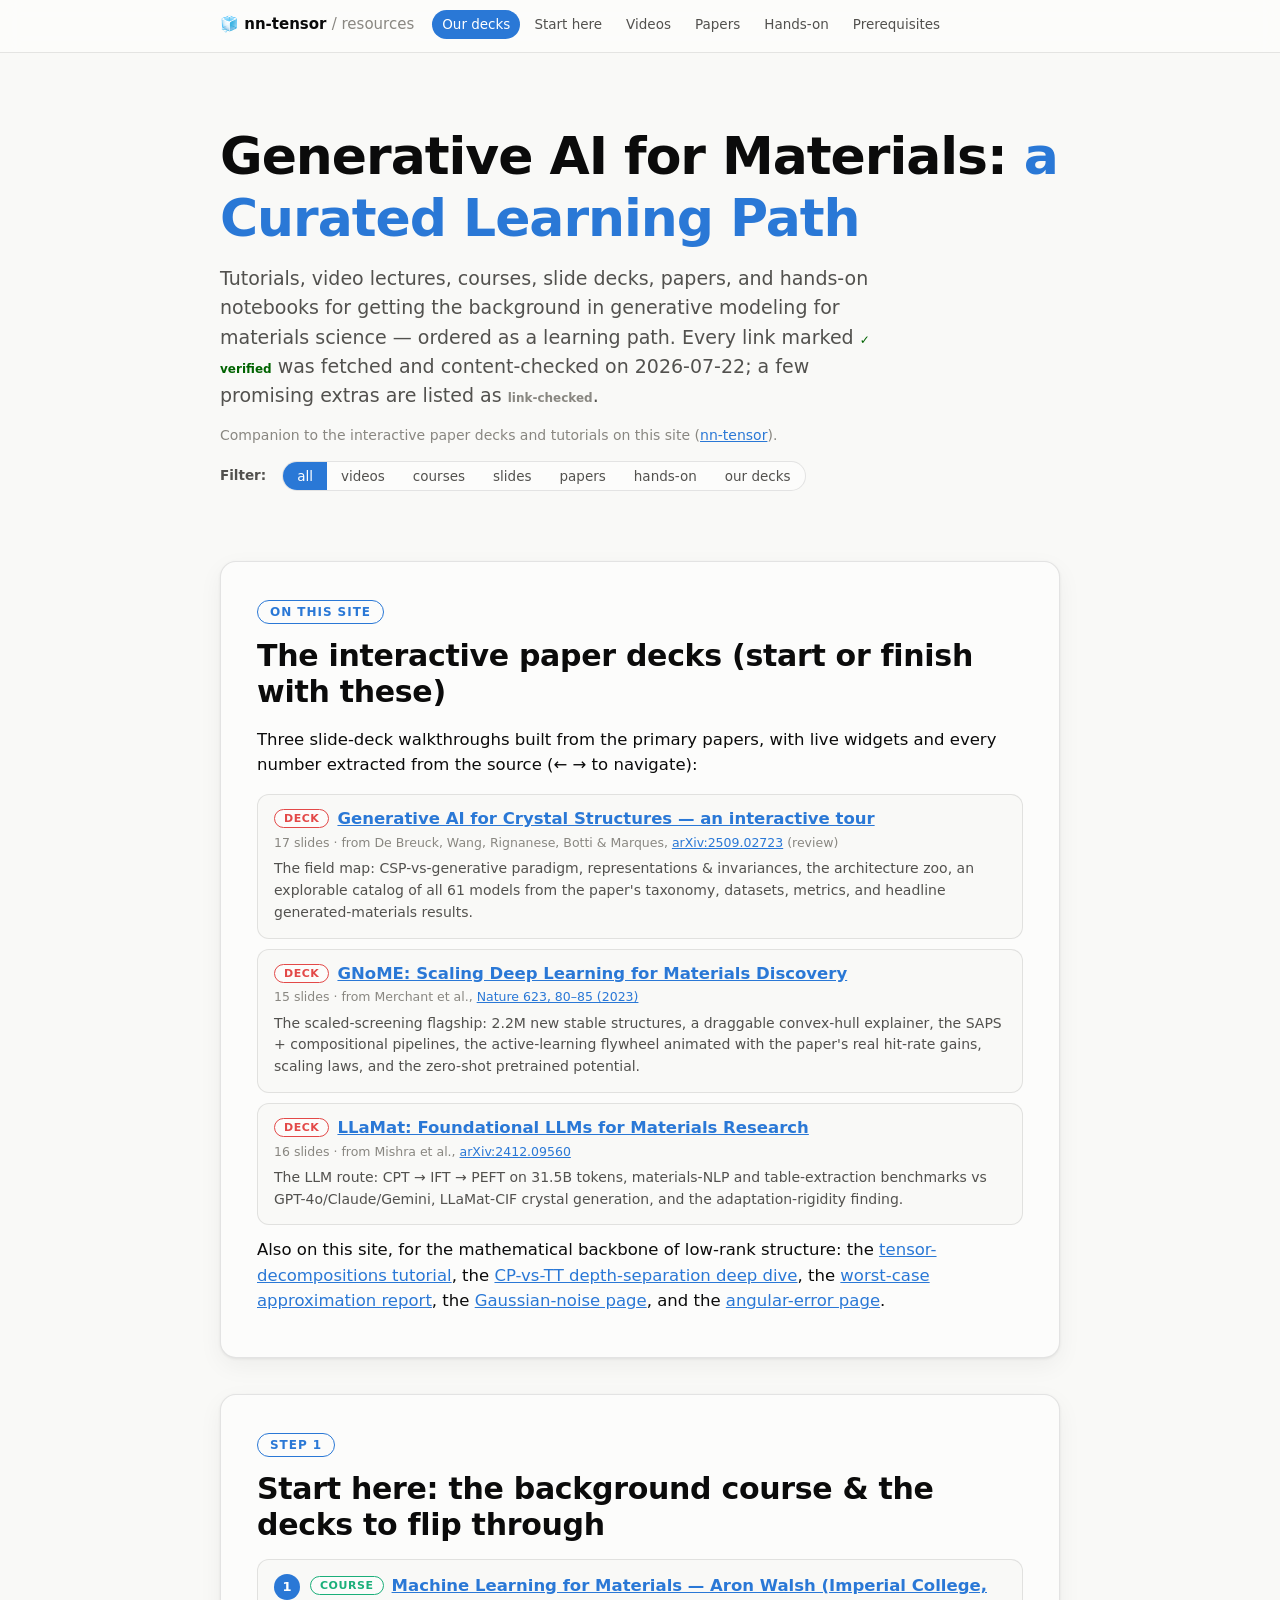
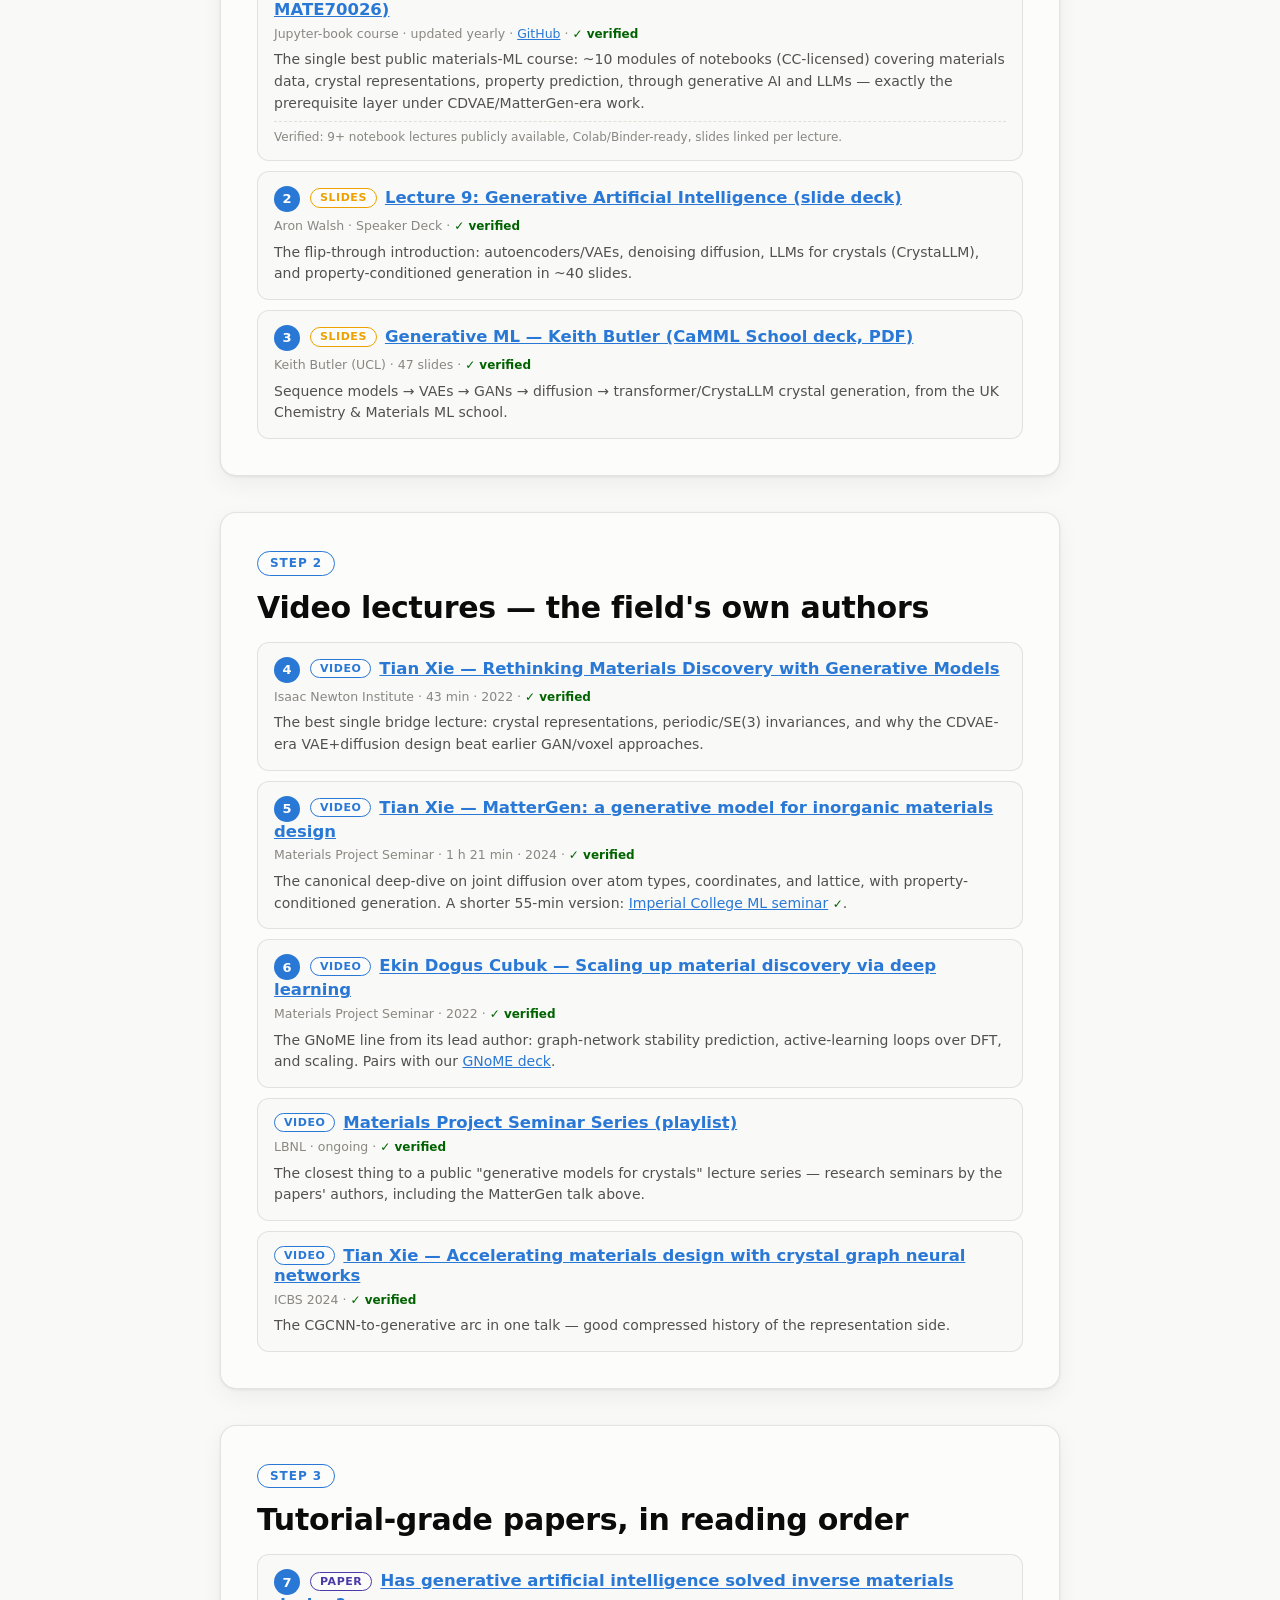
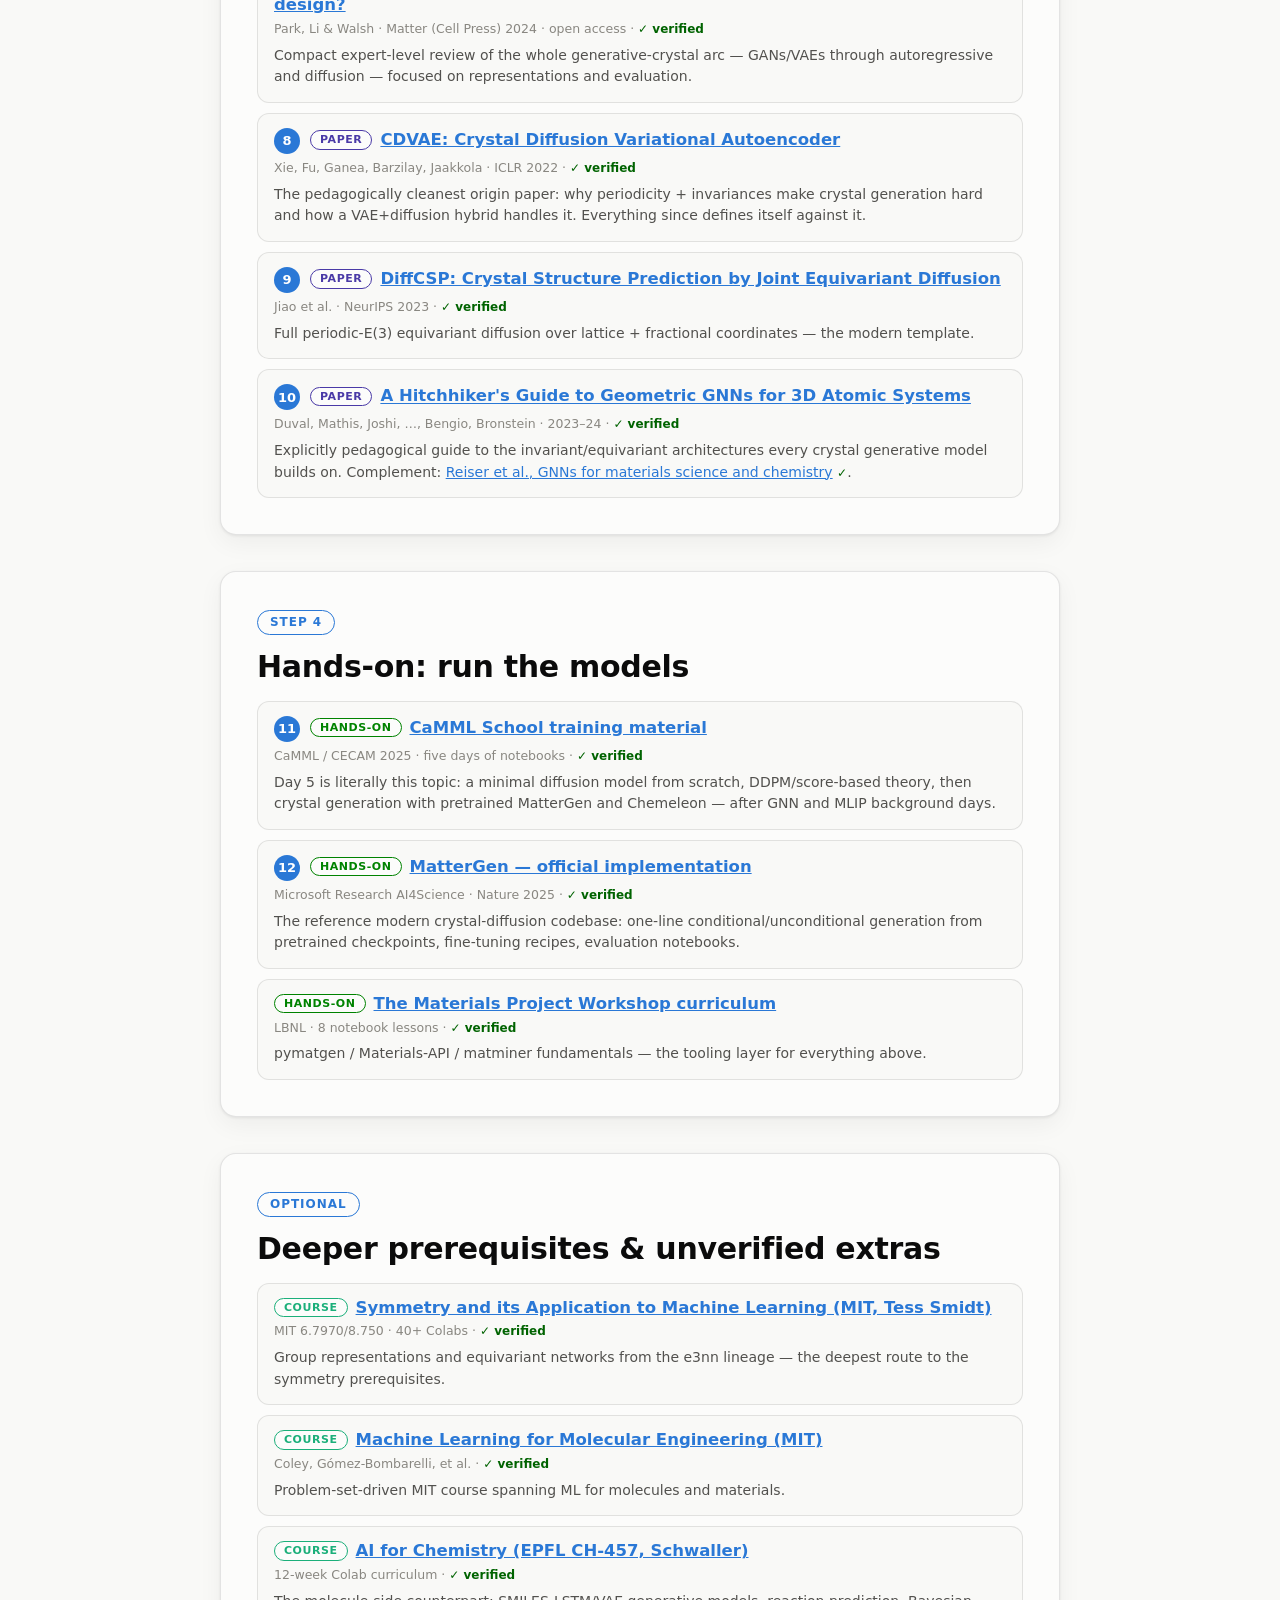
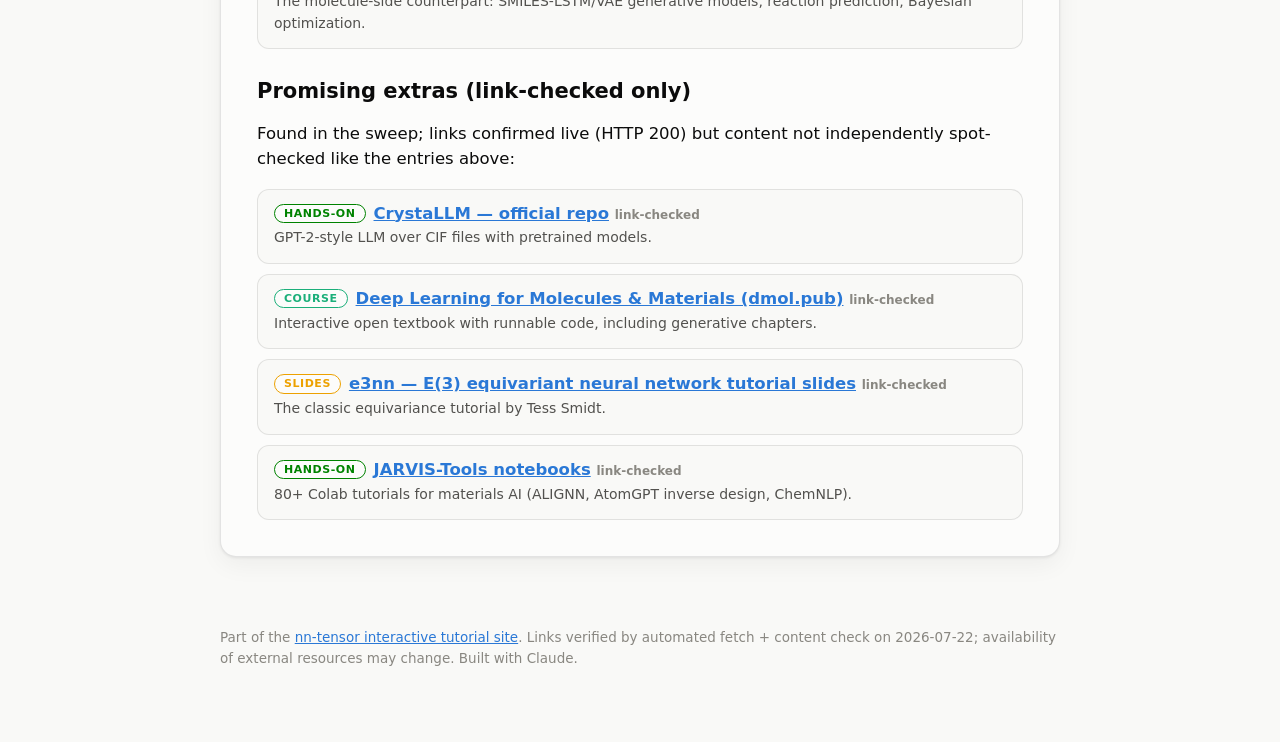
<file: resources.html>
<!DOCTYPE html>
<html lang="en">
<head>
<meta charset="utf-8">
<meta name="viewport" content="width=device-width, initial-scale=1">
<title>Generative AI for Materials — a Curated Learning Path</title>
<meta name="description" content="A verified, curated collection of tutorials, video lectures, courses, slide decks, papers, and hands-on notebooks for learning generative modeling for materials science — plus interactive paper decks built on this site.">
<link rel="stylesheet" href="style.css">
<link rel="icon" href="data:image/svg+xml,<svg xmlns='http://www.w3.org/2000/svg' viewBox='0 0 100 100'><text y='.9em' font-size='90'>🧊</text></svg>">
<style>
  .res-card { border: 1px solid var(--border); border-radius: 12px; padding: 14px 16px; background: var(--page); margin: 10px 0; }
  .res-card h4 { margin: 0 0 4px; font-size: 16.5px; }
  .res-card .meta { font-size: 12.5px; color: var(--muted); margin-bottom: 6px; }
  .res-card p { margin: 0; font-size: 14px; color: var(--ink-2); }
  .res-card .vnote { font-size: 12px; color: var(--muted); margin-top: 6px; border-top: 1px dashed var(--grid); padding-top: 6px; }
  .typepill {
    display: inline-block; font-size: 11px; font-weight: 700; letter-spacing: .05em; text-transform: uppercase;
    border-radius: 999px; padding: 2px 9px; margin-right: 8px; vertical-align: 2px;
    background: var(--surface); border: 1px solid var(--border); color: var(--ink-2);
  }
  .typepill.video { border-color: var(--accent); color: var(--accent); }
  .typepill.course { border-color: var(--accent-2); color: var(--accent-2); }
  .typepill.slides { border-color: var(--accent-3); color: var(--accent-3); }
  .typepill.paper { border-color: var(--accent-5); color: var(--accent-5); }
  .typepill.handson { border-color: var(--accent-4); color: var(--accent-4); }
  .typepill.deck { border-color: var(--neg); color: var(--neg); }
  .verified { color: var(--good); font-weight: 700; font-size: 12px; }
  .unverified { color: var(--muted); font-weight: 600; font-size: 12px; }
  .stepnum {
    display: inline-flex; width: 26px; height: 26px; border-radius: 50%; background: var(--accent); color: #fff;
    align-items: center; justify-content: center; font-weight: 700; font-size: 13px; margin-right: 10px;
  }
</style>
</head>
<body>

<nav id="topnav" aria-label="Sections">
  <div class="nav-inner">
    <span class="nav-brand"><a href="index.html" style="text-decoration:none;color:inherit">🧊 nn-tensor</a> <span style="color:var(--muted);font-weight:400">/ resources</span></span>
    <div class="nav-links" id="navlinks">
      <a href="#sec-decks">Our decks</a>
      <a href="#sec-start">Start here</a>
      <a href="#sec-videos">Videos</a>
      <a href="#sec-papers">Papers</a>
      <a href="#sec-handson">Hands-on</a>
      <a href="#sec-prereq">Prerequisites</a>
    </div>
  </div>
  <div class="progress-track"><div class="progress-fill" id="progressbar"></div></div>
</nav>

<header class="hero">
  <h1>Generative AI for Materials: <em>a Curated Learning Path</em></h1>
  <p class="hero-sub">Tutorials, video lectures, courses, slide decks, papers, and hands-on
  notebooks for getting the background in generative modeling for materials science — ordered as a
  learning path. Every link marked <span class="verified">✓ verified</span> was fetched and
  content-checked on 2026-07-22; a few promising extras are listed as
  <span class="unverified">link-checked</span>.</p>
  <p class="hero-cite">Companion to the interactive paper decks and tutorials on this site
  (<a href="index.html">nn-tensor</a>).</p>
  <div class="controls" style="margin-top:14px">
    <span class="ctl-label">Filter:</span>
    <div class="seg" id="res-filter" role="group" aria-label="resource type filter">
      <button data-f="all" class="on" aria-pressed="true">all</button>
      <button data-f="video" aria-pressed="false">videos</button>
      <button data-f="course" aria-pressed="false">courses</button>
      <button data-f="slides" aria-pressed="false">slides</button>
      <button data-f="paper" aria-pressed="false">papers</button>
      <button data-f="handson" aria-pressed="false">hands-on</button>
      <button data-f="deck" aria-pressed="false">our decks</button>
    </div>
  </div>
</header>

<main>

<!-- ============================================================= -->
<section id="sec-decks" class="step">
  <div class="step-tag">On this site</div>
  <h2>The interactive paper decks (start or finish with these)</h2>
  <p>Three slide-deck walkthroughs built from the primary papers, with live widgets and every
  number extracted from the source (← → to navigate):</p>

  <div class="res-card" data-type="deck">
    <h4><span class="typepill deck">deck</span><a href="slides-crystal-genai.html">Generative AI for Crystal Structures — an interactive tour</a></h4>
    <div class="meta">17 slides · from De Breuck, Wang, Rignanese, Botti &amp; Marques, <a href="https://arxiv.org/abs/2509.02723">arXiv:2509.02723</a> (review)</div>
    <p>The field map: CSP-vs-generative paradigm, representations &amp; invariances, the
    architecture zoo, an explorable catalog of all 61 models from the paper's taxonomy, datasets,
    metrics, and headline generated-materials results.</p>
  </div>
  <div class="res-card" data-type="deck">
    <h4><span class="typepill deck">deck</span><a href="slides-gnome.html">GNoME: Scaling Deep Learning for Materials Discovery</a></h4>
    <div class="meta">15 slides · from Merchant et al., <a href="https://www.nature.com/articles/s41586-023-06735-9">Nature 623, 80–85 (2023)</a></div>
    <p>The scaled-screening flagship: 2.2M new stable structures, a draggable convex-hull
    explainer, the SAPS + compositional pipelines, the active-learning flywheel animated with the
    paper's real hit-rate gains, scaling laws, and the zero-shot pretrained potential.</p>
  </div>
  <div class="res-card" data-type="deck">
    <h4><span class="typepill deck">deck</span><a href="slides-llamat.html">LLaMat: Foundational LLMs for Materials Research</a></h4>
    <div class="meta">16 slides · from Mishra et al., <a href="https://arxiv.org/abs/2412.09560">arXiv:2412.09560</a></div>
    <p>The LLM route: CPT → IFT → PEFT on 31.5B tokens, materials-NLP and table-extraction
    benchmarks vs GPT-4o/Claude/Gemini, LLaMat-CIF crystal generation, and the adaptation-rigidity
    finding.</p>
  </div>

  <p class="note" style="margin-top:12px">Also on this site, for the mathematical backbone of
  low-rank structure: the <a href="index.html">tensor-decompositions tutorial</a>, the
  <a href="depth.html">CP-vs-TT depth-separation deep dive</a>, the
  <a href="worstcase.html">worst-case approximation report</a>, the
  <a href="gaussian.html">Gaussian-noise page</a>, and the <a href="angle.html">angular-error page</a>.</p>
</section>

<!-- ============================================================= -->
<section id="sec-start" class="step">
  <div class="step-tag">Step 1</div>
  <h2>Start here: the background course &amp; the decks to flip through</h2>

  <div class="res-card" data-type="course">
    <h4><span class="stepnum">1</span><span class="typepill course">course</span><a href="https://aronwalsh.github.io/MLforMaterials">Machine Learning for Materials — Aron Walsh (Imperial College, MATE70026)</a></h4>
    <div class="meta">Jupyter-book course · updated yearly · <a href="https://github.com/aronwalsh/MLforMaterials">GitHub</a> · <span class="verified">✓ verified</span></div>
    <p>The single best public materials-ML course: ~10 modules of notebooks (CC-licensed) covering
    materials data, crystal representations, property prediction, through generative AI and LLMs —
    exactly the prerequisite layer under CDVAE/MatterGen-era work.</p>
    <div class="vnote">Verified: 9+ notebook lectures publicly available, Colab/Binder-ready, slides linked per lecture.</div>
  </div>
  <div class="res-card" data-type="slides">
    <h4><span class="stepnum">2</span><span class="typepill slides">slides</span><a href="https://speakerdeck.com/aronwalsh/machine-learning-for-materials-lecture-9">Lecture 9: Generative Artificial Intelligence (slide deck)</a></h4>
    <div class="meta">Aron Walsh · Speaker Deck · <span class="verified">✓ verified</span></div>
    <p>The flip-through introduction: autoencoders/VAEs, denoising diffusion, LLMs for crystals
    (CrystaLLM), and property-conditioned generation in ~40 slides.</p>
  </div>
  <div class="res-card" data-type="slides">
    <h4><span class="stepnum">3</span><span class="typepill slides">slides</span><a href="https://camml.ac.uk/pdf/generaiive_ml.pdf">Generative ML — Keith Butler (CaMML School deck, PDF)</a></h4>
    <div class="meta">Keith Butler (UCL) · 47 slides · <span class="verified">✓ verified</span></div>
    <p>Sequence models → VAEs → GANs → diffusion → transformer/CrystaLLM crystal generation, from
    the UK Chemistry &amp; Materials ML school.</p>
  </div>
</section>

<!-- ============================================================= -->
<section id="sec-videos" class="step">
  <div class="step-tag">Step 2</div>
  <h2>Video lectures — the field's own authors</h2>

  <div class="res-card" data-type="video">
    <h4><span class="stepnum">4</span><span class="typepill video">video</span><a href="https://www.youtube.com/watch?v=yzFZ157X4HU">Tian Xie — Rethinking Materials Discovery with Generative Models</a></h4>
    <div class="meta">Isaac Newton Institute · 43 min · 2022 · <span class="verified">✓ verified</span></div>
    <p>The best single bridge lecture: crystal representations, periodic/SE(3) invariances, and why
    the CDVAE-era VAE+diffusion design beat earlier GAN/voxel approaches.</p>
  </div>
  <div class="res-card" data-type="video">
    <h4><span class="stepnum">5</span><span class="typepill video">video</span><a href="https://www.youtube.com/watch?v=Smz1go6_Spo">Tian Xie — MatterGen: a generative model for inorganic materials design</a></h4>
    <div class="meta">Materials Project Seminar · 1 h 21 min · 2024 · <span class="verified">✓ verified</span></div>
    <p>The canonical deep-dive on joint diffusion over atom types, coordinates, and lattice, with
    property-conditioned generation. A shorter 55-min version:
    <a href="https://www.youtube.com/watch?v=yKJQJDehrko">Imperial College ML seminar</a>
    <span class="verified">✓</span>.</p>
  </div>
  <div class="res-card" data-type="video">
    <h4><span class="stepnum">6</span><span class="typepill video">video</span><a href="https://www.youtube.com/watch?v=8LCuMZtnBlY">Ekin Dogus Cubuk — Scaling up material discovery via deep learning</a></h4>
    <div class="meta">Materials Project Seminar · 2022 · <span class="verified">✓ verified</span></div>
    <p>The GNoME line from its lead author: graph-network stability prediction, active-learning
    loops over DFT, and scaling. Pairs with our <a href="slides-gnome.html">GNoME deck</a>.</p>
  </div>
  <div class="res-card" data-type="video">
    <h4><span class="typepill video">video</span><a href="https://www.youtube.com/playlist?list=PLTjFYVNE7LThgkW_ILVhObV9v_FCgZ-zx">Materials Project Seminar Series (playlist)</a></h4>
    <div class="meta">LBNL · ongoing · <span class="verified">✓ verified</span></div>
    <p>The closest thing to a public "generative models for crystals" lecture series — research
    seminars by the papers' authors, including the MatterGen talk above.</p>
  </div>
  <div class="res-card" data-type="video">
    <h4><span class="typepill video">video</span><a href="https://www.youtube.com/watch?v=hGDN5-NX6n0">Tian Xie — Accelerating materials design with crystal graph neural networks</a></h4>
    <div class="meta">ICBS 2024 · <span class="verified">✓ verified</span></div>
    <p>The CGCNN-to-generative arc in one talk — good compressed history of the representation side.</p>
  </div>
</section>

<!-- ============================================================= -->
<section id="sec-papers" class="step">
  <div class="step-tag">Step 3</div>
  <h2>Tutorial-grade papers, in reading order</h2>

  <div class="res-card" data-type="paper">
    <h4><span class="stepnum">7</span><span class="typepill paper">paper</span><a href="https://doi.org/10.1016/j.matt.2024.05.017">Has generative artificial intelligence solved inverse materials design?</a></h4>
    <div class="meta">Park, Li &amp; Walsh · Matter (Cell Press) 2024 · open access · <span class="verified">✓ verified</span></div>
    <p>Compact expert-level review of the whole generative-crystal arc — GANs/VAEs through
    autoregressive and diffusion — focused on representations and evaluation.</p>
  </div>
  <div class="res-card" data-type="paper">
    <h4><span class="stepnum">8</span><span class="typepill paper">paper</span><a href="https://arxiv.org/abs/2110.06197">CDVAE: Crystal Diffusion Variational Autoencoder</a></h4>
    <div class="meta">Xie, Fu, Ganea, Barzilay, Jaakkola · ICLR 2022 · <span class="verified">✓ verified</span></div>
    <p>The pedagogically cleanest origin paper: why periodicity + invariances make crystal
    generation hard and how a VAE+diffusion hybrid handles it. Everything since defines itself
    against it.</p>
  </div>
  <div class="res-card" data-type="paper">
    <h4><span class="stepnum">9</span><span class="typepill paper">paper</span><a href="https://arxiv.org/abs/2309.04475">DiffCSP: Crystal Structure Prediction by Joint Equivariant Diffusion</a></h4>
    <div class="meta">Jiao et al. · NeurIPS 2023 · <span class="verified">✓ verified</span></div>
    <p>Full periodic-E(3) equivariant diffusion over lattice + fractional coordinates — the modern
    template.</p>
  </div>
  <div class="res-card" data-type="paper">
    <h4><span class="stepnum">10</span><span class="typepill paper">paper</span><a href="https://arxiv.org/abs/2312.07511">A Hitchhiker's Guide to Geometric GNNs for 3D Atomic Systems</a></h4>
    <div class="meta">Duval, Mathis, Joshi, …, Bengio, Bronstein · 2023–24 · <span class="verified">✓ verified</span></div>
    <p>Explicitly pedagogical guide to the invariant/equivariant architectures every crystal
    generative model builds on. Complement:
    <a href="https://www.nature.com/articles/s43246-022-00315-6">Reiser et al., GNNs for materials
    science and chemistry</a> <span class="verified">✓</span>.</p>
  </div>
</section>

<!-- ============================================================= -->
<section id="sec-handson" class="step">
  <div class="step-tag">Step 4</div>
  <h2>Hands-on: run the models</h2>

  <div class="res-card" data-type="handson">
    <h4><span class="stepnum">11</span><span class="typepill handson">hands-on</span><a href="https://workshop.camml.ac.uk">CaMML School training material</a></h4>
    <div class="meta">CaMML / CECAM 2025 · five days of notebooks · <span class="verified">✓ verified</span></div>
    <p>Day 5 is literally this topic: a minimal diffusion model from scratch, DDPM/score-based
    theory, then crystal generation with pretrained MatterGen and Chemeleon — after GNN and MLIP
    background days.</p>
  </div>
  <div class="res-card" data-type="handson">
    <h4><span class="stepnum">12</span><span class="typepill handson">hands-on</span><a href="https://github.com/microsoft/mattergen">MatterGen — official implementation</a></h4>
    <div class="meta">Microsoft Research AI4Science · Nature 2025 · <span class="verified">✓ verified</span></div>
    <p>The reference modern crystal-diffusion codebase: one-line conditional/unconditional
    generation from pretrained checkpoints, fine-tuning recipes, evaluation notebooks.</p>
  </div>
  <div class="res-card" data-type="handson">
    <h4><span class="typepill handson">hands-on</span><a href="https://github.com/materialsproject/workshop">The Materials Project Workshop curriculum</a></h4>
    <div class="meta">LBNL · 8 notebook lessons · <span class="verified">✓ verified</span></div>
    <p>pymatgen / Materials-API / matminer fundamentals — the tooling layer for everything above.</p>
  </div>
</section>

<!-- ============================================================= -->
<section id="sec-prereq" class="step">
  <div class="step-tag">Optional</div>
  <h2>Deeper prerequisites &amp; unverified extras</h2>

  <div class="res-card" data-type="course">
    <h4><span class="typepill course">course</span><a href="https://symm4ml.mit.edu">Symmetry and its Application to Machine Learning (MIT, Tess Smidt)</a></h4>
    <div class="meta">MIT 6.7970/8.750 · 40+ Colabs · <span class="verified">✓ verified</span></div>
    <p>Group representations and equivariant networks from the e3nn lineage — the deepest route to
    the symmetry prerequisites.</p>
  </div>
  <div class="res-card" data-type="course">
    <h4><span class="typepill course">course</span><a href="https://github.com/coleygroup/ML4MolEng">Machine Learning for Molecular Engineering (MIT)</a></h4>
    <div class="meta">Coley, Gómez-Bombarelli, et al. · <span class="verified">✓ verified</span></div>
    <p>Problem-set-driven MIT course spanning ML for molecules and materials.</p>
  </div>
  <div class="res-card" data-type="course">
    <h4><span class="typepill course">course</span><a href="https://github.com/schwallergroup/ai4chem_course">AI for Chemistry (EPFL CH-457, Schwaller)</a></h4>
    <div class="meta">12-week Colab curriculum · <span class="verified">✓ verified</span></div>
    <p>The molecule-side counterpart: SMILES-LSTM/VAE generative models, reaction prediction,
    Bayesian optimization.</p>
  </div>

  <h3 class="subhead">Promising extras (link-checked only)</h3>
  <p class="note">Found in the sweep; links confirmed live (HTTP 200) but content not independently spot-checked like the entries above:</p>
  <div class="res-card" data-type="handson">
    <h4><span class="typepill handson">hands-on</span><a href="https://github.com/lantunes/CrystaLLM">CrystaLLM — official repo</a> <span class="unverified">link-checked</span></h4>
    <p>GPT-2-style LLM over CIF files with pretrained models.</p>
  </div>
  <div class="res-card" data-type="course">
    <h4><span class="typepill course">course</span><a href="https://dmol.pub">Deep Learning for Molecules &amp; Materials (dmol.pub)</a> <span class="unverified">link-checked</span></h4>
    <p>Interactive open textbook with runnable code, including generative chapters.</p>
  </div>
  <div class="res-card" data-type="slides">
    <h4><span class="typepill slides">slides</span><a href="https://blondegeek.github.io/e3nn_tutorial">e3nn — E(3) equivariant neural network tutorial slides</a> <span class="unverified">link-checked</span></h4>
    <p>The classic equivariance tutorial by Tess Smidt.</p>
  </div>
  <div class="res-card" data-type="handson">
    <h4><span class="typepill handson">hands-on</span><a href="https://github.com/JARVIS-Materials-Design/jarvis-tools-notebooks">JARVIS-Tools notebooks</a> <span class="unverified">link-checked</span></h4>
    <p>80+ Colab tutorials for materials AI (ALIGNN, AtomGPT inverse design, ChemNLP).</p>
  </div>
</section>

</main>

<footer>
  <p>Part of the <a href="index.html">nn-tensor interactive tutorial site</a>. Links verified by
  automated fetch + content check on 2026-07-22; availability of external resources may change.
  Built with Claude.</p>
</footer>

<script>
(function () {
  "use strict";
  // type filter
  var seg = document.getElementById("res-filter");
  var cards = Array.prototype.slice.call(document.querySelectorAll(".res-card"));
  seg.addEventListener("click", function (e) {
    var btn = e.target.closest("button");
    if (!btn) return;
    seg.querySelectorAll("button").forEach(function (b) { b.classList.remove("on"); b.setAttribute("aria-pressed", "false"); });
    btn.classList.add("on");
    btn.setAttribute("aria-pressed", "true");
    var f = btn.dataset.f;
    cards.forEach(function (c) { c.style.display = (f === "all" || c.dataset.type === f) ? "" : "none"; });
  });
  // progress bar + scrollspy (same pattern as sibling pages)
  var bar = document.getElementById("progressbar");
  var links = Array.prototype.slice.call(document.querySelectorAll("#navlinks a"));
  var secs = links.map(function (a) { return document.querySelector(a.getAttribute("href")); });
  function onScroll() {
    var doc = document.documentElement;
    bar.style.width = (doc.scrollTop / Math.max(1, doc.scrollHeight - doc.clientHeight) * 100).toFixed(2) + "%";
    var active = 0;
    secs.forEach(function (s, i) { if (s && s.getBoundingClientRect().top < 140) active = i; });
    links.forEach(function (a, i) { a.classList.toggle("active", i === active); });
  }
  document.addEventListener("scroll", onScroll, { passive: true });
  onScroll();
})();
</script>
</body>
</html>
</file>
<file: style.css>
/* ============================================================
   Tensor Decompositions, Interactively — stylesheet
   Palette per dataviz reference (light/dark selected, not flipped)
   ============================================================ */

:root {
  --page:        #f9f9f7;
  --surface:     #fcfcfb;
  --ink:         #0b0b0b;
  --ink-2:       #52514e;
  --muted:       #898781;
  --grid:        #e1e0d9;
  --baseline:    #c3c2b7;
  --border:      rgba(11,11,11,0.10);
  --accent:      #2a78d6;   /* series-1 blue  */
  --accent-2:    #1baf7a;   /* series-2 aqua  */
  --accent-3:    #eda100;   /* series-3 yellow*/
  --accent-4:    #008300;   /* series-4 green */
  --accent-5:    #4a3aa7;   /* series-5 violet*/
  --neg:         #e34948;   /* diverging red pole */
  --div-mid:     #f0efec;   /* diverging neutral  */
  --good:        #006300;
  --shadow:      0 1px 3px rgba(11,11,11,0.07), 0 8px 24px rgba(11,11,11,0.05);
}
@media (prefers-color-scheme: dark) {
  :root {
    --page:      #0d0d0d;
    --surface:   #1a1a19;
    --ink:       #ffffff;
    --ink-2:     #c3c2b7;
    --muted:     #898781;
    --grid:      #2c2c2a;
    --baseline:  #383835;
    --border:    rgba(255,255,255,0.10);
    --accent:    #3987e5;
    --accent-2:  #199e70;
    --accent-3:  #c98500;
    --accent-4:  #008300;
    --accent-5:  #9085e9;
    --neg:       #e66767;
    --div-mid:   #383835;
    --good:      #0ca30c;
    --shadow:    0 1px 3px rgba(0,0,0,0.5);
  }
}

* { box-sizing: border-box; }
html { scroll-behavior: smooth; }
body {
  margin: 0;
  background: var(--page);
  color: var(--ink);
  font-family: system-ui, -apple-system, "Segoe UI", sans-serif;
  line-height: 1.55;
  font-size: 16.5px;
}
main { max-width: 880px; margin: 0 auto; padding: 0 20px; }
a { color: var(--accent); }
h1, h2, h3, h4 { line-height: 1.2; }

/* ---------------- nav ---------------- */
#topnav {
  position: sticky; top: 0; z-index: 50;
  background: color-mix(in srgb, var(--surface) 88%, transparent);
  backdrop-filter: blur(10px);
  border-bottom: 1px solid var(--border);
}
.nav-inner {
  max-width: 880px; margin: 0 auto; padding: 10px 20px;
  display: flex; align-items: center; gap: 18px; flex-wrap: wrap;
}
.nav-brand { font-weight: 700; font-size: 15px; }
.nav-links { display: flex; gap: 4px; flex-wrap: wrap; }
.nav-links a {
  font-size: 13.5px; text-decoration: none; color: var(--ink-2);
  padding: 4px 10px; border-radius: 999px;
}
.nav-links a:hover { background: var(--grid); }
.nav-links a.active { background: var(--accent); color: #fff; }
.progress-track { height: 3px; background: transparent; }
.progress-fill { height: 100%; width: 0; background: var(--accent); transition: width .1s linear; }

/* ---------------- hero ---------------- */
.hero {
  max-width: 880px; margin: 0 auto; padding: 72px 20px 56px;
  text-align: left;
}
.hero h1 { font-size: clamp(34px, 6vw, 52px); margin: 0 0 14px; letter-spacing: -0.02em; }
.hero h1 em { color: var(--accent); font-style: normal; }
.hero-sub { font-size: 19px; color: var(--ink-2); max-width: 680px; margin: 0 0 10px; }
.hero-cite { font-size: 14px; color: var(--muted); max-width: 680px; }
.hero-start {
  display: inline-block; margin-top: 18px; padding: 10px 22px;
  background: var(--accent); color: #fff; text-decoration: none;
  border-radius: 999px; font-weight: 600; font-size: 15px;
}
.hero-start:hover { filter: brightness(1.08); }

/* ---------------- sections ---------------- */
section.step {
  background: var(--surface);
  border: 1px solid var(--border);
  border-radius: 16px;
  box-shadow: var(--shadow);
  padding: 36px 36px 26px;
  margin: 0 0 36px;
  scroll-margin-top: 70px;
}
@media (max-width: 640px) { section.step { padding: 24px 18px; } }
.step-tag {
  display: inline-block; font-size: 12px; font-weight: 700; letter-spacing: .08em;
  text-transform: uppercase; color: var(--accent);
  border: 1px solid var(--accent); border-radius: 999px; padding: 2px 12px;
  margin-bottom: 10px;
}
section.step h2 { margin: 4px 0 16px; font-size: 30px; letter-spacing: -0.01em; }
.subhead { margin: 30px 0 8px; font-size: 21px; }
.eq { overflow-x: auto; padding: 4px 0; }

.stepnav {
  display: flex; justify-content: space-between; margin-top: 28px;
  border-top: 1px solid var(--grid); padding-top: 16px;
}
.stepnav a { text-decoration: none; font-weight: 600; font-size: 15px; }
.stepnav a:hover { text-decoration: underline; }

/* ---------------- callouts / cards ---------------- */
.callout {
  border-radius: 12px; padding: 14px 18px; margin: 18px 0; font-size: 15.5px;
  border: 1px solid var(--border); background: var(--page);
}
.callout.plus  { border-left: 4px solid var(--accent-2); }
.callout.minus { border-left: 4px solid var(--neg); }
.callout.note  { border-left: 4px solid var(--accent); }

.two-col { display: grid; grid-template-columns: 1fr 1fr; gap: 14px; }
@media (max-width: 700px) { .two-col { grid-template-columns: 1fr; } }

.fact-cards { display: grid; grid-template-columns: repeat(auto-fit, minmax(240px, 1fr)); gap: 14px; margin: 18px 0; }
.fact {
  border: 1px solid var(--border); border-radius: 12px; padding: 14px 16px;
  background: var(--page); font-size: 14.5px;
}
.fact h4 { margin: 0 0 6px; font-size: 15.5px; }
.fact p { margin: 0 0 8px; color: var(--ink-2); }

.pillars { display: grid; grid-template-columns: 1fr 1fr; gap: 14px; margin: 18px 0; }
@media (max-width: 700px) { .pillars { grid-template-columns: 1fr; } }
.pillar {
  border: 1px solid var(--border); border-radius: 12px; padding: 16px 18px; background: var(--page);
  font-size: 14.5px;
}
.pillar p { color: var(--ink-2); margin: 6px 0 0; }
.pillar h4 { margin: 6px 0 0; font-size: 16px; }
.pillar-num {
  width: 28px; height: 28px; border-radius: 50%; background: var(--accent); color: #fff;
  display: flex; align-items: center; justify-content: center; font-weight: 700; font-size: 14px;
}

/* ---------------- widgets ---------------- */
.widget {
  border: 1px solid var(--border); border-radius: 14px;
  background: var(--page); padding: 20px 22px; margin: 22px 0;
}
.widget-head h3 { margin: 0 0 6px; font-size: 18px; }
.widget-head p { margin: 0 0 12px; font-size: 14.5px; color: var(--ink-2); }

.controls { display: flex; align-items: center; gap: 16px; flex-wrap: wrap; margin: 10px 0 14px; }
.ctl-label { font-size: 13.5px; color: var(--ink-2); font-weight: 600; }
.slider-ctl { font-size: 13.5px; font-weight: 600; color: var(--ink-2); display: flex; align-items: center; gap: 8px; }
.slider-ctl output { font-variant-numeric: tabular-nums; min-width: 2ch; color: var(--ink); }
input[type=range] { accent-color: var(--accent); width: 140px; }

.seg { display: inline-flex; border: 1px solid var(--border); border-radius: 999px; overflow: hidden; background: var(--surface); }
.seg button {
  border: 0; background: transparent; padding: 6px 14px; cursor: pointer;
  font-size: 13.5px; color: var(--ink-2); font-family: inherit;
}
.seg button.on { background: var(--accent); color: #fff; }
.seg button:not(.on):hover { background: var(--grid); }

.btn {
  border: 1px solid var(--border); background: var(--surface); color: var(--ink);
  border-radius: 8px; padding: 7px 14px; cursor: pointer; font-size: 13.5px; font-family: inherit;
}
.btn:hover:not(:disabled) { border-color: var(--accent); color: var(--accent); }
.btn:disabled { opacity: .45; cursor: not-allowed; }

.readout {
  font-size: 13.5px; color: var(--ink-2); background: var(--surface);
  border: 1px dashed var(--grid); border-radius: 8px; padding: 8px 12px; margin-top: 10px;
  min-height: 20px;
}
.readout code, .readout b { color: var(--ink); }

/* heatmaps & slices */
.slice-row { display: flex; gap: 18px; flex-wrap: wrap; align-items: flex-start; }
.slice { display: flex; flex-direction: column; gap: 2px; }
.slice-label { font-size: 12px; color: var(--muted); text-align: center; margin-top: 4px; }
.hm-row { display: flex; gap: 2px; }
.hm-cell {
  width: 34px; height: 34px; border-radius: 4px;
  display: flex; align-items: center; justify-content: center;
  font-size: 10.5px; font-variant-numeric: tabular-nums;
  cursor: default; transition: outline-color .05s;
  outline: 2px solid transparent; outline-offset: -2px;
}
.hm-cell.small { width: 26px; height: 26px; font-size: 9px; }
.hm-cell.hl { outline-color: var(--ink); z-index: 2; }
.hm-cell.dim { opacity: 0.25; }

/* vector editors (rank-1 playground) */
.outer-grid { display: grid; grid-template-columns: auto auto auto 1fr; gap: 22px; align-items: start; }
@media (max-width: 760px) { .outer-grid { grid-template-columns: 1fr 1fr; } }
.vec-editor { display: flex; flex-direction: column; gap: 6px; }
.vec-title { font-size: 13px; font-weight: 700; color: var(--ink-2); margin-bottom: 2px; }
.vec-slider { display: flex; align-items: center; gap: 6px; }
.vec-slider input { width: 90px; }
.vec-slider output { font-size: 12px; width: 34px; font-variant-numeric: tabular-nums; color: var(--ink-2); }

/* stat tiles */
.stat-tile {
  background: var(--surface); border: 1px solid var(--border); border-radius: 12px;
  padding: 14px 18px; margin-bottom: 12px;
}
.stat-tile.slim { display: flex; align-items: baseline; gap: 16px; margin-top: 14px; }
.stat-label { font-size: 12.5px; color: var(--muted); font-weight: 600; letter-spacing: .02em; }
.stat-value { font-size: 28px; font-weight: 700; letter-spacing: -0.01em; }
.stat-note { font-size: 13px; color: var(--ink-2); margin-top: 2px; min-height: 18px; }

/* CPD widget layout */
.cpd-grid { display: grid; grid-template-columns: 300px 1fr; gap: 22px; }
@media (max-width: 760px) { .cpd-grid { grid-template-columns: 1fr; } }
.factors-caption { font-size: 12.5px; color: var(--muted); font-weight: 600; margin-bottom: 8px; }
.factors-row { display: flex; gap: 18px; flex-wrap: wrap; }
.mat-title { font-size: 12.5px; color: var(--ink-2); font-weight: 600; margin-bottom: 4px; }

/* Tucker */
.tucker-grid { display: grid; grid-template-columns: 280px 1fr; gap: 22px; align-items: start; }
@media (max-width: 760px) { .tucker-grid { grid-template-columns: 1fr; } }

/* mini calculator */
.mini-calc { border-top: 1px dashed var(--grid); padding-top: 8px; font-size: 13px; }
.mini-calc label { display: flex; align-items: center; gap: 8px; font-weight: 600; color: var(--ink-2); }
.mini-calc-result { margin-top: 6px; font-size: 13.5px; color: var(--ink); }
.mini-calc-result b { font-size: 16px; }

/* charts */
svg.chart text { font-family: inherit; }
.chart-tip {
  position: fixed; pointer-events: none; z-index: 99;
  background: var(--ink); color: var(--page);
  font-size: 12.5px; border-radius: 8px; padding: 8px 10px; line-height: 1.45;
  opacity: 0; transition: opacity .08s; max-width: 260px;
}
.chart-tip.show { opacity: .96; }

/* tensor-network diagram */
#tn-diagram svg { width: 100%; height: auto; display: block; }
.tn-node { cursor: pointer; }
.tn-node circle, .tn-node rect { transition: filter .1s; }
.tn-node:hover circle, .tn-node:hover rect { filter: brightness(1.15); }

/* moments demo */
.mom-grid { display: grid; grid-template-columns: 1fr 1fr; gap: 20px; }
@media (max-width: 760px) { .mom-grid { grid-template-columns: 1fr; } }

/* cheat table */
.table-wrap { overflow-x: auto; }
table.cheat { border-collapse: collapse; width: 100%; font-size: 14px; min-width: 640px; }
table.cheat th {
  text-align: left; font-size: 12px; text-transform: uppercase; letter-spacing: .06em;
  color: var(--muted); border-bottom: 2px solid var(--baseline); padding: 8px 12px;
}
table.cheat td { border-bottom: 1px solid var(--grid); padding: 10px 12px; vertical-align: top; }
table.cheat tbody tr:hover { background: var(--page); }
table.cheat td:first-child { font-weight: 700; white-space: nowrap; }
td.dots { color: var(--accent); letter-spacing: 2px; white-space: nowrap; }
td.yes { color: var(--good); font-weight: 700; }
td.no  { color: var(--neg); font-weight: 700; }

/* quiz */
.qcard {
  border: 1px solid var(--border); border-radius: 12px; background: var(--page);
  padding: 16px 18px; margin: 14px 0;
}
.qcard .qtext { font-weight: 600; margin-bottom: 10px; }
.qopt {
  display: block; border: 1px solid var(--border); border-radius: 9px;
  padding: 9px 13px; margin: 6px 0; cursor: pointer; font-size: 14.5px;
  background: var(--surface);
}
.qopt:hover { border-color: var(--accent); }
.qcard.answered .qopt { cursor: default; }
.qopt.correct  { border-color: var(--good); background: color-mix(in srgb, var(--good) 10%, var(--surface)); }
.qopt.wrong    { border-color: var(--neg);  background: color-mix(in srgb, var(--neg) 10%, var(--surface)); }
.qexplain { font-size: 13.5px; color: var(--ink-2); margin-top: 10px; display: none; }
.qcard.answered .qexplain { display: block; }

/* footer */
footer {
  max-width: 880px; margin: 0 auto; padding: 20px 20px 60px;
  color: var(--muted); font-size: 13.5px;
}

/* keyboard focus */
:focus-visible { outline: 2px solid var(--accent); outline-offset: 2px; }
</file>
